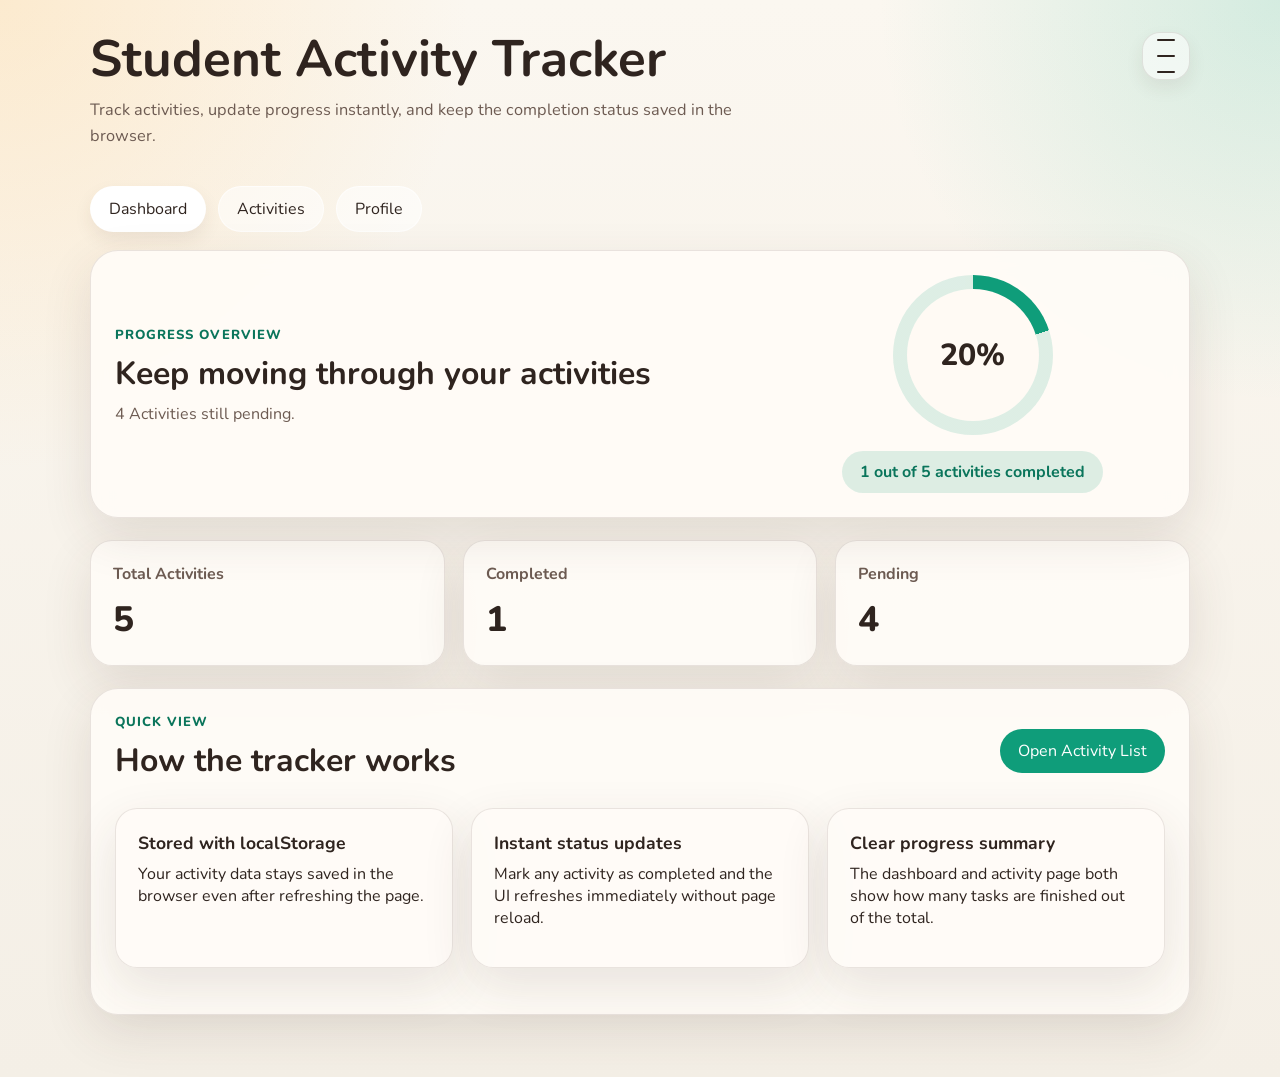
<file: index.html>
<!DOCTYPE html>
<html lang="en">
<head>
    <meta charset="UTF-8">
    <meta name="viewport" content="width=device-width, initial-scale=1.0">
    <meta name="theme-color" content="#22d3ee">
    <meta name="mobile-web-app-capable" content="yes">
    <meta name="apple-mobile-web-app-capable" content="yes">
    <meta name="apple-mobile-web-app-status-bar-style" content="default">
    <meta name="apple-mobile-web-app-title" content="ActivityTracker">
    <title>Student Activity Tracker</title>
    <link rel="manifest" href="manifest.json">
    <link rel="icon" href="favicon.ico" sizes="any">
    <link rel="apple-touch-icon" href="images/icon-192.png">
    <link rel="preconnect" href="https://fonts.googleapis.com">
    <link rel="preconnect" href="https://fonts.gstatic.com" crossorigin>
    <link href="https://fonts.googleapis.com/css2?family=Nunito:wght@400;600;700;800&display=swap" rel="stylesheet">
    <link rel="stylesheet" href="style.css">
</head>
<body data-page="dashboard">
    <header class="site-header">
        <div class="header-top">
            <div class="brand-block">
                <h1>Student Activity Tracker</h1>
                <p class="hero-text">
                    Track activities, update progress instantly, and keep the completion status saved in the browser.
                </p>
            </div>

            <div class="menu-wrap">
                <button
                    id="menuButton"
                    class="menu-button"
                    type="button"
                    aria-label="Open menu"
                    aria-expanded="false"
                    aria-controls="appMenu"
                >
                    <span></span>
                    <span></span>
                    <span></span>
                </button>

                <div id="appMenu" class="menu-panel" hidden>
                    <button type="button" data-menu-action="profile">Profile</button>
                    <button type="button" data-menu-action="updates">Check for Updates</button>
                    <button type="button" data-menu-action="backup">Backup Data</button>
                    <button type="button" data-menu-action="import">Import Data</button>
                    <button type="button" data-menu-action="dark-mode">Toggle Dark Mode</button>
                    <button type="button" data-menu-action="about">About</button>
                </div>
            </div>
        </div>

        <nav class="top-nav" aria-label="Main navigation">
            <a class="nav-link active" href="index.html">Dashboard</a>
            <a class="nav-link" href="activities.html">Activities</a>
            <a class="nav-link" href="profile.html">Profile</a>
        </nav>
    </header>

    <main class="page-shell">
        <section class="hero-card">
            <div>
                <p class="section-label">Progress Overview</p>
                <h2 id="dashboardHeadline">Keep moving through your activities</h2>
                <p id="dashboardMessage" class="muted-text">
                    tracker updates automatically whenever an activity is marked completed.
                </p>
            </div>

            <div class="hero-progress">
                <div class="progress-ring" aria-hidden="true">
                    <span id="dashboardPercent">0%</span>
                </div>
                <p id="dashboardSummary" class="summary-pill">0 out of 0 activities completed</p>
            </div>
        </section>

        <section class="stats-grid" aria-label="Activity summary">
            <article class="stat-card">
                <p class="stat-label">Total Activities</p>
                <p id="totalCount" class="stat-value">0</p>
            </article>

            <article class="stat-card">
                <p class="stat-label">Completed</p>
                <p id="completedCount" class="stat-value">0</p>
            </article>

            <article class="stat-card">
                <p class="stat-label">Pending</p>
                <p id="pendingCount" class="stat-value">0</p>
            </article>
        </section>

        <section class="panel">
            <div class="panel-header">
                <div>
                    <p class="section-label">Quick View</p>
                    <h2>How the tracker works</h2>
                </div>
                <a class="primary-button" href="activities.html">Open Activity List</a>
            </div>

            <div class="feature-grid">
                <article class="feature-card">
                    <h3>Stored with localStorage</h3>
                    <p>Your activity data stays saved in the browser even after refreshing the page.</p>
                </article>

                <article class="feature-card">
                    <h3>Instant status updates</h3>
                    <p>Mark any activity as completed and the UI refreshes immediately without page reload.</p>
                </article>

                <article class="feature-card">
                    <h3>Clear progress summary</h3>
                    <p>The dashboard and activity page both show how many tasks are finished out of the total.</p>
                </article>
            </div>
        </section>
    </main>

    <dialog id="aboutDialog" class="about-dialog">
        <div class="about-card">
            <div class="about-header">
                <h2>About</h2>
                <button id="closeAboutButton" class="secondary-button" type="button">Close</button>
            </div>
            <p>Student Activity Tracker is a simple offline-friendly study activity manager with backup and restore support created by <b>Sabeena Ibrahim</b> with the help of ChatGPT and Stack Overflow friends.</p>
        </div>
    </dialog>

    <input id="importInput" type="file" accept="application/json" hidden>

    <script src="script.js"></script>
</body>
</html>
</file>
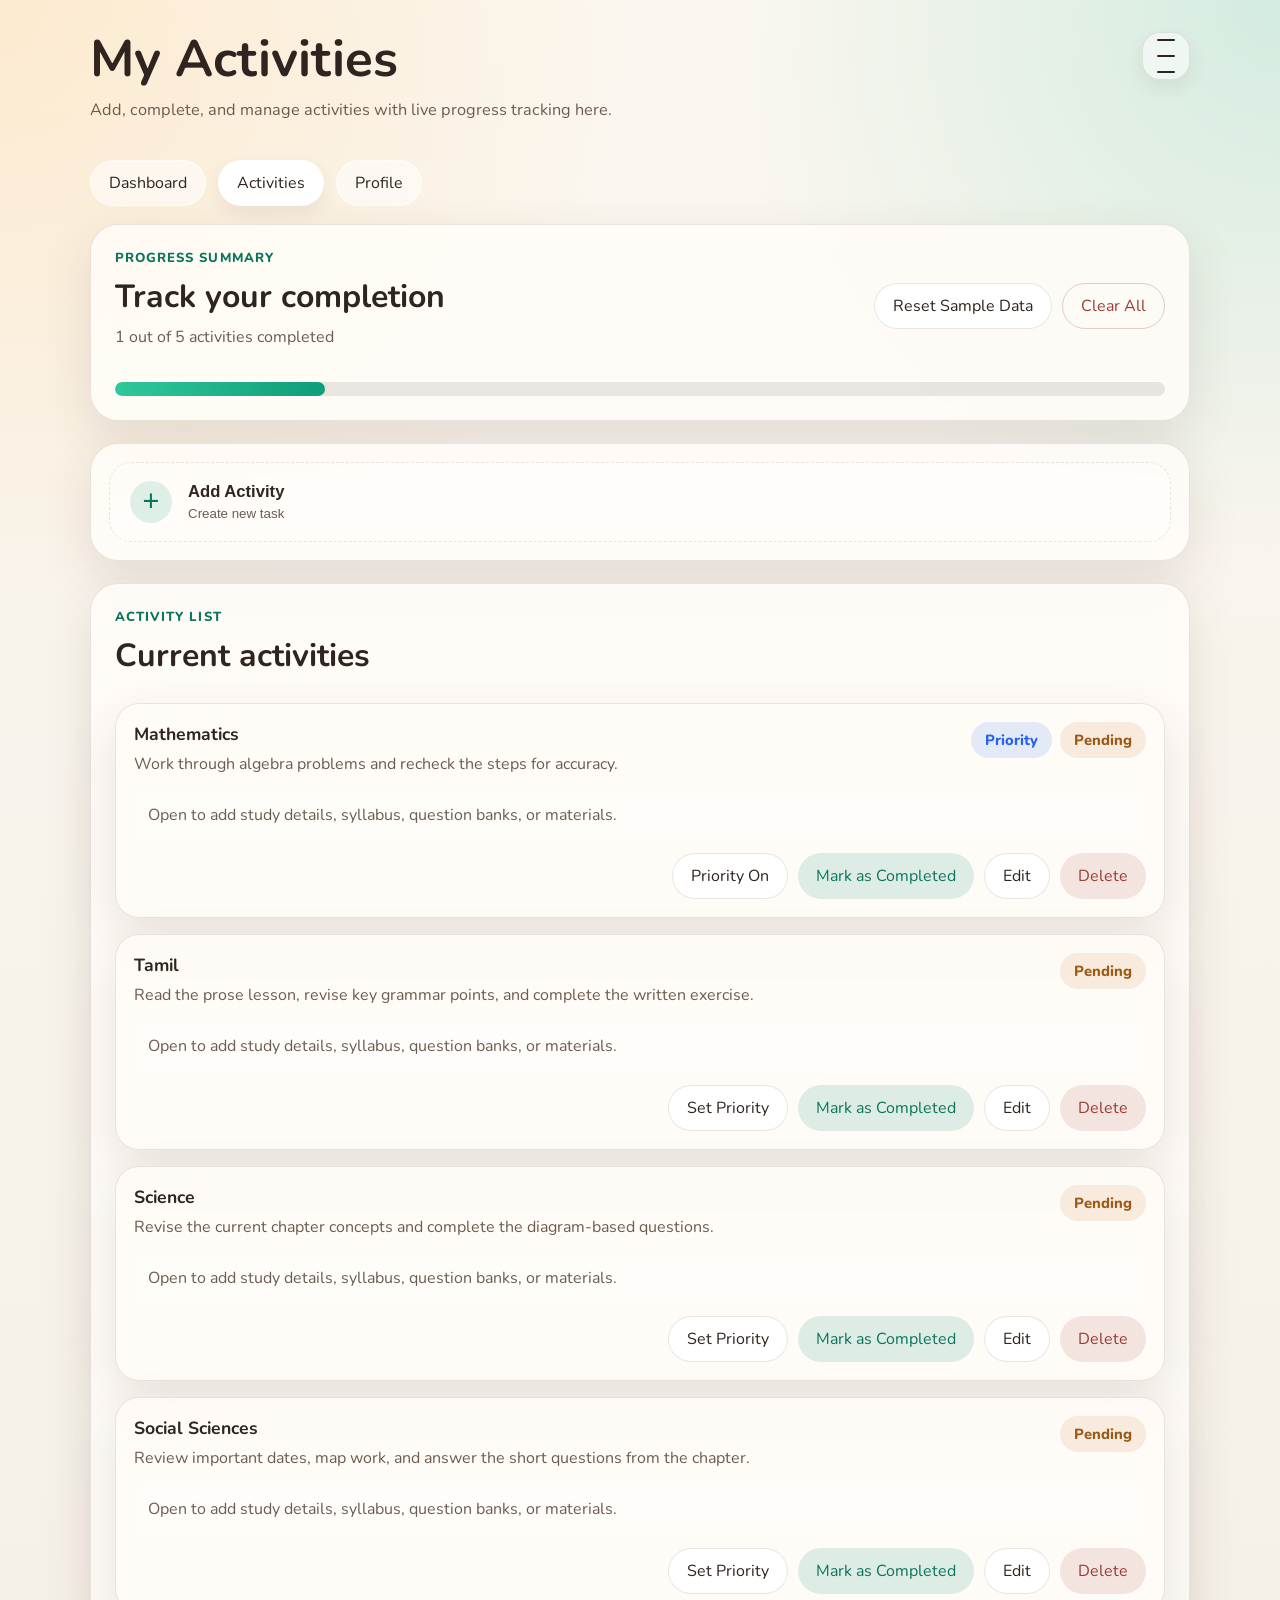
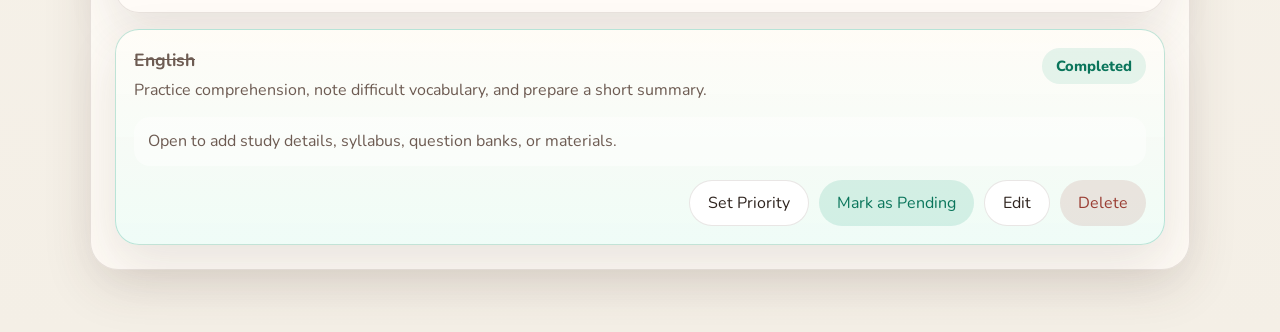
<file: activities.html>
<!DOCTYPE html>
<html lang="en">
<head>
    <meta charset="UTF-8">
    <meta name="viewport" content="width=device-width, initial-scale=1.0">
    <meta name="theme-color" content="#22d3ee">
    <meta name="mobile-web-app-capable" content="yes">
    <meta name="apple-mobile-web-app-capable" content="yes">
    <meta name="apple-mobile-web-app-status-bar-style" content="default">
    <meta name="apple-mobile-web-app-title" content="ActivityTracker">
    <title>Activity List</title>
    <link rel="manifest" href="manifest.json">
    <link rel="icon" href="favicon.ico" sizes="any">
    <link rel="apple-touch-icon" href="images/icon-192.png">
    <link rel="preconnect" href="https://fonts.googleapis.com">
    <link rel="preconnect" href="https://fonts.gstatic.com" crossorigin>
    <link href="https://fonts.googleapis.com/css2?family=Nunito:wght@400;600;700;800&display=swap" rel="stylesheet">
    <link rel="stylesheet" href="style.css">
</head>
<body data-page="activities">
    <header class="site-header">
        <div class="header-top">
            <div class="brand-block">
                <h1>My Activities</h1>
                <p class="hero-text">
                    Add, complete, and manage activities with live progress tracking here.
                </p>
            </div>

            <div class="menu-wrap">
                <button
                    id="menuButton"
                    class="menu-button"
                    type="button"
                    aria-label="Open menu"
                    aria-expanded="false"
                    aria-controls="appMenu"
                >
                    <span></span>
                    <span></span>
                    <span></span>
                </button>

                <div id="appMenu" class="menu-panel" hidden>
                    <button type="button" data-menu-action="profile">Profile</button>
                    <button type="button" data-menu-action="updates">Check for Updates</button>
                    <button type="button" data-menu-action="backup">Backup Data</button>
                    <button type="button" data-menu-action="import">Import Data</button>
                    <button type="button" data-menu-action="dark-mode">Toggle Dark Mode</button>
                    <button type="button" data-menu-action="about">About</button>
                </div>
            </div>
        </div>

        <nav class="top-nav" aria-label="Main navigation">
            <a class="nav-link" href="index.html">Dashboard</a>
            <a class="nav-link active" href="activities.html">Activities</a>
            <a class="nav-link" href="profile.html">Profile</a>
        </nav>
    </header>

    <main class="page-shell">
        <section class="panel">
            <div class="panel-header">
                <div>
                    <p class="section-label">Progress Summary</p>
                    <h2 id="progressHeading">Track your completion</h2>
                    <p id="progressText" class="muted-text">0 out of 0 activities completed</p>
                </div>

                <div class="panel-actions">
                    <button id="resetButton" class="secondary-button" type="button">Reset Sample Data</button>
                    <button id="clearButton" class="ghost-button" type="button">Clear All</button>
                </div>
            </div>

            <div class="progress-bar" aria-label="Completion progress">
                <div id="progressFill" class="progress-fill"></div>
            </div>
        </section>

        <section class="panel add-panel">
            <button
                id="activityComposerToggle"
                class="activity-composer-toggle"
                type="button"
                aria-expanded="false"
                aria-controls="activityComposerPanel"
            >
                <span class="composer-plus" aria-hidden="true">+</span>
                <span>
                    <span class="composer-title">Add Activity</span>
                    <span class="composer-subtitle">Create new task</span>
                </span>
            </button>

            <div id="activityComposerPanel" class="activity-composer-panel" hidden>
                <form id="activityForm" class="activity-form">
                    <div class="field-group">
                        <label for="activityTitle">Activity Name</label>
                        <input id="activityTitle" name="activityTitle" type="text" maxlength="60" placeholder="Enter activity title" required>
                    </div>

                    <div class="field-group">
                        <label for="activityDescription">Short Description</label>
                        <textarea id="activityDescription" name="activityDescription" rows="3" maxlength="180" placeholder="Enter a short description" required></textarea>
                    </div>

                    <label class="priority-toggle" for="activityPriority">
                        <input id="activityPriority" name="activityPriority" type="checkbox">
                        <span class="priority-toggle-ui" aria-hidden="true"></span>
                        <span>Priority</span>
                    </label>

                    <button class="primary-button" type="submit">Add Activity</button>
                </form>
            </div>
        </section>

        <section class="panel">
            <div class="panel-header">
                <div>
                    <p class="section-label">Activity List</p>
                    <h2>Current activities</h2>
                </div>
            </div>

            <div id="activityList" class="activity-list" aria-live="polite"></div>
            <div id="emptyState" class="empty-state" hidden></div>
        </section>
    </main>

    <dialog id="aboutDialog" class="about-dialog">
        <div class="about-card">
            <div class="about-header">
                <h2>About</h2>
                <button id="closeAboutButton" class="secondary-button" type="button">Close</button>
            </div>
            <p>Student Activity Tracker is a simple offline-friendly study activity manager with backup and restore support created by <b>Sabeena Ibrahim</b> with the help of ChatGPT and Stack Overflow friends.</p>
        </div>
    </dialog>

    <dialog id="activityDetailDialog" class="detail-dialog">
        <div class="detail-card">
            <div class="about-header">
                <div>
                    <p class="section-label">Activity</p>
                    <h2 id="detailTitle">Activity</h2>
                </div>
                <button id="closeDetailButton" class="secondary-button" type="button">Close</button>
            </div>

            <p id="detailDescription" class="muted-text"></p>

            <div class="detail-meta">
                <span id="detailStatusBadge" class="status-badge pending">Pending</span>
                <span id="detailPriorityBadge" class="status-badge priority" hidden>Priority</span>
            </div>

            <div class="field-group">
                <label for="activityNotes">Study Details</label>
                <textarea
                    id="activityNotes"
                    rows="10"
                    placeholder="Add syllabus, question banks, study materials, notes, or any extra details here."
                ></textarea>
            </div>

            <div class="detail-actions">
                <button id="saveNotesButton" class="primary-button" type="button">Save Details</button>
                <a id="googleSearchButton" class="resource-button icon-only-button" href="#" target="_blank" rel="noopener noreferrer" aria-label="Search in Google">
                    <img src="images/Google.png" alt="Google" class="resource-logo">
                </a>
                <a id="chatgptButton" class="resource-button icon-only-button" href="#" target="_blank" rel="noopener noreferrer" aria-label="Open in ChatGPT">
                    <img src="images/ChatGPT.png" alt="ChatGPT" class="resource-logo">
                </a>
                <button id="openEditButton" class="secondary-button" type="button">Edit Activity</button>
            </div>
        </div>
    </dialog>

    <dialog id="editActivityDialog" class="detail-dialog">
        <form id="editActivityForm" class="detail-card" method="dialog">
            <div class="about-header">
                <div>
                    <p class="section-label">Edit</p>
                    <h2>Edit Activity</h2>
                </div>
                <button id="closeEditButton" class="secondary-button" type="button">Close</button>
            </div>

            <input id="editActivityId" type="hidden">

            <div class="field-group">
                <label for="editActivityTitle">Activity Name</label>
                <input id="editActivityTitle" type="text" maxlength="60" required>
            </div>

            <div class="field-group">
                <label for="editActivityDescription">Short Description</label>
                <textarea id="editActivityDescription" rows="4" maxlength="220" required></textarea>
            </div>

            <label class="priority-toggle" for="editActivityPriority">
                <input id="editActivityPriority" type="checkbox">
                <span class="priority-toggle-ui" aria-hidden="true"></span>
                <span>Priority</span>
            </label>

            <div class="detail-actions">
                <button class="primary-button" type="submit">Save Changes</button>
            </div>
        </form>
    </dialog>

    <input id="importInput" type="file" accept="application/json" hidden>

    <script src="script.js"></script>
</body>
</html>
</file>
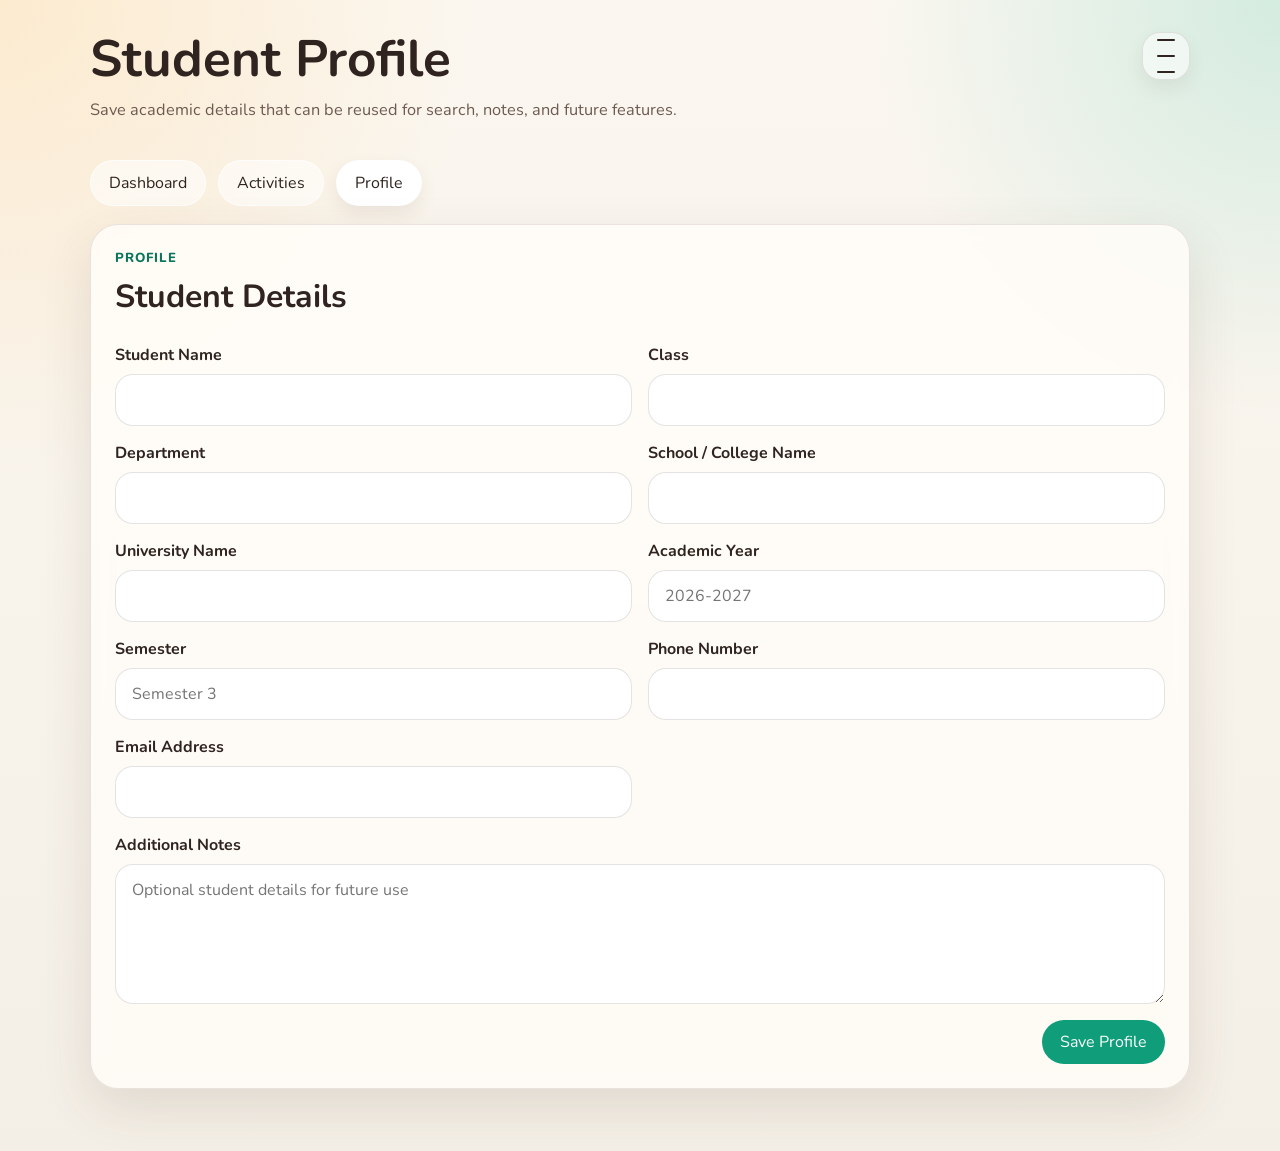
<file: profile.html>
<!DOCTYPE html>
<html lang="en">
<head>
    <meta charset="UTF-8">
    <meta name="viewport" content="width=device-width, initial-scale=1.0">
    <meta name="theme-color" content="#22d3ee">
    <meta name="mobile-web-app-capable" content="yes">
    <meta name="apple-mobile-web-app-capable" content="yes">
    <meta name="apple-mobile-web-app-status-bar-style" content="default">
    <meta name="apple-mobile-web-app-title" content="ActivityTracker">
    <title>Student Profile</title>
    <link rel="manifest" href="manifest.json">
    <link rel="icon" href="favicon.ico" sizes="any">
    <link rel="apple-touch-icon" href="images/icon-192.png">
    <link rel="preconnect" href="https://fonts.googleapis.com">
    <link rel="preconnect" href="https://fonts.gstatic.com" crossorigin>
    <link href="https://fonts.googleapis.com/css2?family=Nunito:wght@400;600;700;800&display=swap" rel="stylesheet">
    <link rel="stylesheet" href="style.css">
</head>
<body data-page="profile">
    <header class="site-header">
        <div class="header-top">
            <div class="brand-block">
                <h1>Student Profile</h1>
                <p class="hero-text">
                    Save academic details that can be reused for search, notes, and future features.
                </p>
            </div>

            <div class="menu-wrap">
                <button
                    id="menuButton"
                    class="menu-button"
                    type="button"
                    aria-label="Open menu"
                    aria-expanded="false"
                    aria-controls="appMenu"
                >
                    <span></span>
                    <span></span>
                    <span></span>
                </button>

                <div id="appMenu" class="menu-panel" hidden>
                    <button type="button" data-menu-action="profile">Profile</button>
                    <button type="button" data-menu-action="updates">Check for Updates</button>
                    <button type="button" data-menu-action="backup">Backup Data</button>
                    <button type="button" data-menu-action="import">Import Data</button>
                    <button type="button" data-menu-action="dark-mode">Toggle Dark Mode</button>
                    <button type="button" data-menu-action="about">About</button>
                </div>
            </div>
        </div>

        <nav class="top-nav" aria-label="Main navigation">
            <a class="nav-link" href="index.html">Dashboard</a>
            <a class="nav-link" href="activities.html">Activities</a>
            <a class="nav-link active" href="profile.html">Profile</a>
        </nav>
    </header>

    <main class="page-shell">
        <section class="panel">
            <div class="panel-header">
                <div>
                    <p class="section-label">Profile</p>
                    <h2>Student Details</h2>
                </div>
            </div>

            <form id="profileForm" class="profile-grid">
                <div class="field-group">
                    <label for="studentName">Student Name</label>
                    <input id="studentName" name="studentName" type="text" maxlength="80">
                </div>

                <div class="field-group">
                    <label for="studentClass">Class</label>
                    <input id="studentClass" name="studentClass" type="text" maxlength="40">
                </div>

                <div class="field-group">
                    <label for="department">Department</label>
                    <input id="department" name="department" type="text" maxlength="80">
                </div>

                <div class="field-group">
                    <label for="schoolCollegeName">School / College Name</label>
                    <input id="schoolCollegeName" name="schoolCollegeName" type="text" maxlength="120">
                </div>

                <div class="field-group">
                    <label for="universityName">University Name</label>
                    <input id="universityName" name="universityName" type="text" maxlength="120">
                </div>

                <div class="field-group">
                    <label for="academicYear">Academic Year</label>
                    <input id="academicYear" name="academicYear" type="text" maxlength="40" placeholder="2026-2027">
                </div>

                <div class="field-group">
                    <label for="semester">Semester</label>
                    <input id="semester" name="semester" type="text" maxlength="20" placeholder="Semester 3">
                </div>

                <div class="field-group">
                    <label for="phoneNumber">Phone Number</label>
                    <input id="phoneNumber" name="phoneNumber" type="tel" maxlength="20">
                </div>

                <div class="field-group">
                    <label for="emailAddress">Email Address</label>
                    <input id="emailAddress" name="emailAddress" type="email" maxlength="120">
                </div>

                <div class="field-group profile-span">
                    <label for="profileNotes">Additional Notes</label>
                    <textarea id="profileNotes" name="profileNotes" rows="5" placeholder="Optional student details for future use"></textarea>
                </div>

                <div class="profile-actions profile-span">
                    <button class="primary-button" type="submit">Save Profile</button>
                </div>
            </form>
        </section>
    </main>

    <dialog id="aboutDialog" class="about-dialog">
        <div class="about-card">
            <div class="about-header">
                <h2>About</h2>
                <button id="closeAboutButton" class="secondary-button" type="button">Close</button>
            </div>
            <p>Student Activity Tracker is a simple offline-friendly study activity manager with backup and restore support created by <b>Sabeena Ibrahim</b> with the help of ChatGPT and Stack Overflow friends.</p>
        </div>
    </dialog>

    <input id="importInput" type="file" accept="application/json" hidden>

    <script src="script.js"></script>
</body>
</html>
</file>
<file: style.css>
:root {
    --bg-main: #f4efe6;
    --bg-panel: rgba(255, 252, 247, 0.88);
    --line-soft: rgba(78, 52, 46, 0.12);
    --text-main: #2f241f;
    --text-muted: #6d5b52;
    --accent: #0f9d7a;
    --accent-dark: #0a755b;
    --accent-soft: rgba(15, 157, 122, 0.14);
    --warning-soft: #fff6df;
    --shadow-soft: 0 18px 50px rgba(73, 53, 42, 0.12);
    --done-bg: rgba(15, 157, 122, 0.1);
    --done-text: #0a755b;
    --pending-bg: rgba(196, 117, 34, 0.12);
    --pending-text: #9a5b16;
}

body.dark-mode {
    --bg-main: #101822;
    --bg-panel: rgba(6, 9, 12, 1);
    --line-soft: rgba(148, 163, 184, 0.18);
    --text-main: #e5edf6;
    --text-muted: #9aa8ba;
    --accent: #4fd1b5;
    --accent-dark: #7ce8d1;
    --accent-soft: rgba(79, 209, 181, 0.16);
    --warning-soft: rgba(154, 91, 22, 0.18);
    --shadow-soft: 0 18px 50px rgba(0, 0, 0, 0.34);
    --done-bg: rgba(79, 209, 181, 0.14);
    --done-text: #7ce8d1;
    --pending-bg: rgba(245, 158, 11, 0.16);
    --pending-text: #f5c46b;
}

* {
    box-sizing: border-box;
}

body {
    margin: 0;
    min-height: 100vh;
    font-family: "Nunito", sans-serif;
    color: var(--text-main);
    background:
        radial-gradient(circle at top left, rgba(255, 211, 145, 0.35), transparent 28%),
        radial-gradient(circle at top right, rgba(74, 195, 167, 0.22), transparent 24%),
        linear-gradient(180deg, #fbf7f0 0%, var(--bg-main) 100%);
}

body.dark-mode {
    background:
        radial-gradient(circle at top left, rgba(56, 189, 248, 0.12), transparent 26%),
        radial-gradient(circle at top right, rgba(45, 212, 191, 0.1), transparent 22%),
        linear-gradient(180deg, #0b1220 0%, var(--bg-main) 100%);
}

.site-header,
.page-shell {
    width: min(1100px, calc(100% - 32px));
    margin: 0 auto;
}

.site-header {
    padding: 32px 0 18px;
}

.header-top {
    display: flex;
    justify-content: space-between;
    gap: 16px;
    align-items: flex-start;
}

.brand-block {
    margin-bottom: 20px;
}

.menu-wrap {
    position: relative;
}

.menu-button {
    width: 48px;
    height: 48px;
    display: grid;
    place-items: center;
    gap: 4px;
    border: 1px solid var(--line-soft);
    border-radius: 18px;
    background: rgba(255, 255, 255, 0.55);
    box-shadow: 0 8px 18px rgba(73, 53, 42, 0.08);
    cursor: pointer;
}

.menu-button span {
    width: 18px;
    height: 2px;
    border-radius: 999px;
    background: var(--text-main);
}

.menu-panel {
    position: absolute;
    top: calc(100% + 10px);
    right: 0;
    min-width: 210px;
    padding: 8px;
    border-radius: 20px;
    border: 1px solid var(--line-soft);
    background: var(--bg-panel);
    box-shadow: var(--shadow-soft);
    backdrop-filter: blur(10px);
    z-index: 20;
}

.menu-panel button {
    width: 100%;
    padding: 12px 14px;
    border: none;
    border-radius: 14px;
    text-align: left;
    background: transparent;
    color: var(--text-main);
    font: inherit;
    cursor: pointer;
}

.menu-panel button:hover {
    background: rgba(255, 255, 255, 0.4);
}

.eyebrow,
.section-label {
    margin: 0 0 8px;
    font-size: 0.82rem;
    font-weight: 800;
    letter-spacing: 0.08em;
    text-transform: uppercase;
    color: var(--accent-dark);
}

h1,
h2,
h3,
p {
    margin-top: 0;
}

h1 {
    margin-bottom: 10px;
    font-size: clamp(2.1rem, 4vw, 3.3rem);
    line-height: 1.08;
}

h2 {
    margin-bottom: 8px;
    font-size: clamp(1.5rem, 3vw, 2rem);
}

h3 {
    margin-bottom: 8px;
    font-size: 1.1rem;
}

.hero-text,
.muted-text {
    color: var(--text-muted);
}

.hero-text {
    max-width: 700px;
    font-size: 1.02rem;
    line-height: 1.6;
}

.top-nav {
    display: flex;
    flex-wrap: wrap;
    gap: 12px;
}

.nav-link,
.primary-button,
.secondary-button,
.ghost-button,
.toggle-button,
.delete-button {
    border-radius: 999px;
    text-decoration: none;
    font: inherit;
    transition: transform 0.2s ease, box-shadow 0.2s ease, background-color 0.2s ease;
}

.nav-link {
    padding: 11px 18px;
    color: var(--text-main);
    background: rgba(255, 255, 255, 0.55);
    border: 1px solid rgba(255, 255, 255, 0.65);
}

.nav-link.active,
.nav-link:hover {
    background: #fff;
    box-shadow: 0 8px 18px rgba(73, 53, 42, 0.08);
}

.page-shell {
    padding-bottom: 40px;
}

.hero-card,
.panel,
.stat-card,
.feature-card,
.activity-item {
    background: var(--bg-panel);
    border: 1px solid var(--line-soft);
    box-shadow: var(--shadow-soft);
}

.hero-card,
.panel {
    border-radius: 28px;
    padding: 24px;
    backdrop-filter: blur(10px);
}

.hero-card {
    display: grid;
    grid-template-columns: minmax(0, 1.5fr) minmax(260px, 0.9fr);
    gap: 24px;
    align-items: center;
    margin-bottom: 22px;
}

.hero-progress {
    display: grid;
    justify-items: center;
    gap: 16px;
}

.progress-ring {
    width: 160px;
    height: 160px;
    border-radius: 50%;
    display: grid;
    place-items: center;
    background: conic-gradient(var(--accent) 0deg, rgba(15, 157, 122, 0.14) 0deg);
    position: relative;
}

.progress-ring::before {
    content: "";
    position: absolute;
    inset: 14px;
    border-radius: 50%;
    background: #fffaf4;
}

.progress-ring span {
    position: relative;
    z-index: 1;
    font-size: 1.9rem;
    font-weight: 800;
}

.summary-pill {
    margin: 0;
    padding: 10px 18px;
    border-radius: 999px;
    background: var(--accent-soft);
    color: var(--accent-dark);
    font-weight: 700;
}

.stats-grid,
.feature-grid {
    display: grid;
    gap: 18px;
    margin-bottom: 22px;
}

.stats-grid {
    grid-template-columns: repeat(3, minmax(0, 1fr));
}

.feature-grid {
    grid-template-columns: repeat(3, minmax(0, 1fr));
}

.stat-card,
.feature-card {
    border-radius: 22px;
    padding: 22px;
}

.stat-label {
    margin-bottom: 10px;
    color: var(--text-muted);
    font-weight: 700;
}

.stat-value {
    margin: 0;
    font-size: 2.2rem;
    font-weight: 800;
}

.panel {
    margin-bottom: 22px;
}

.add-panel {
    padding: 18px;
}

.activity-composer-toggle {
    width: 100%;
    display: flex;
    align-items: center;
    gap: 16px;
    padding: 18px 20px;
    border: 1px dashed var(--line-soft);
    border-radius: 22px;
    background: rgba(255, 255, 255, 0.38);
    color: var(--text-main);
    text-align: left;
    cursor: pointer;
}

.composer-plus {
    width: 42px;
    height: 42px;
    display: inline-grid;
    place-items: center;
    border-radius: 50%;
    background: var(--accent-soft);
    color: var(--accent-dark);
    font-size: 1.8rem;
    line-height: 1;
    flex: none;
}

.composer-title,
.composer-subtitle {
    display: block;
}

.composer-title {
    font-size: 1.04rem;
    font-weight: 800;
}

.composer-subtitle {
    margin-top: 4px;
    color: var(--text-muted);
}

.activity-composer-panel {
    margin-top: 16px;
}

.panel-header {
    display: flex;
    flex-wrap: wrap;
    justify-content: space-between;
    align-items: center;
    gap: 16px;
    margin-bottom: 18px;
}

.panel-actions {
    display: flex;
    flex-wrap: wrap;
    gap: 10px;
}

.primary-button,
.secondary-button,
.ghost-button,
.toggle-button,
.delete-button {
    border: none;
    cursor: pointer;
    padding: 11px 18px;
}

.primary-button {
    background: var(--accent);
    color: #fff;
}

.primary-button:hover,
.secondary-button:hover,
.ghost-button:hover,
.toggle-button:hover,
.delete-button:hover {
    transform: translateY(-1px);
}

.secondary-button {
    background: #fff;
    color: var(--text-main);
    border: 1px solid var(--line-soft);
}

.ghost-button {
    background: transparent;
    color: #9a3d33;
    border: 1px solid rgba(154, 61, 51, 0.25);
}

.progress-bar {
    width: 100%;
    height: 14px;
    border-radius: 999px;
    background: rgba(47, 36, 31, 0.1);
    overflow: hidden;
}

.progress-fill {
    width: 0;
    height: 100%;
    border-radius: inherit;
    background: linear-gradient(90deg, #2fc89a 0%, var(--accent) 100%);
    transition: width 0.3s ease;
}

.activity-form {
    display: grid;
    gap: 16px;
}

.field-group {
    display: grid;
    gap: 8px;
}

.field-group label {
    font-weight: 700;
}

.field-group input,
.field-group textarea {
    width: 100%;
    padding: 14px 16px;
    border-radius: 18px;
    border: 1px solid rgba(47, 36, 31, 0.12);
    background: rgba(255, 255, 255, 0.9);
    color: var(--text-main);
    font: inherit;
}

.field-group textarea {
    resize: vertical;
    min-height: 110px;
}

.field-group input:focus,
.field-group textarea:focus {
    outline: 2px solid rgba(15, 157, 122, 0.18);
    border-color: var(--accent);
}

.priority-toggle {
    display: inline-flex;
    align-items: center;
    gap: 12px;
    width: fit-content;
    padding: 10px 14px;
    border-radius: 999px;
    background: rgba(255, 255, 255, 0.65);
    border: 1px solid var(--line-soft);
    cursor: pointer;
    font-weight: 700;
}

.priority-toggle input {
    position: absolute;
    opacity: 0;
    pointer-events: none;
}

.priority-toggle-ui {
    position: relative;
    width: 46px;
    height: 26px;
    border-radius: 999px;
    background: rgba(47, 36, 31, 0.16);
    transition: background-color 0.2s ease;
}

.priority-toggle-ui::after {
    content: "";
    position: absolute;
    top: 3px;
    left: 3px;
    width: 20px;
    height: 20px;
    border-radius: 50%;
    background: #fff;
    transition: transform 0.2s ease;
}

.priority-toggle input:checked + .priority-toggle-ui {
    background: var(--accent);
}

.priority-toggle input:checked + .priority-toggle-ui::after {
    transform: translateX(20px);
}

.activity-list {
    display: grid;
    gap: 16px;
}

.activity-item {
    border-radius: 24px;
    padding: 18px;
    display: grid;
    gap: 14px;
}

.activity-clickable {
    cursor: pointer;
}

.activity-top {
    display: flex;
    flex-wrap: wrap;
    justify-content: space-between;
    gap: 14px;
    align-items: flex-start;
}

.status-group {
    display: flex;
    flex-wrap: wrap;
    justify-content: flex-end;
    gap: 8px;
}

.activity-title {
    margin-bottom: 6px;
}

.activity-description {
    margin-bottom: 0;
    line-height: 1.55;
    color: var(--text-muted);
}

.activity-notes-preview {
    padding: 12px 14px;
    border-radius: 16px;
    background: rgba(255, 255, 255, 0.45);
    color: var(--text-muted);
    line-height: 1.55;
    white-space: pre-wrap;
}

.status-badge {
    display: inline-flex;
    align-items: center;
    padding: 8px 14px;
    border-radius: 999px;
    font-size: 0.92rem;
    font-weight: 800;
}

.status-badge.pending {
    background: var(--pending-bg);
    color: var(--pending-text);
}

.status-badge.completed {
    background: var(--done-bg);
    color: var(--done-text);
}

.status-badge.priority {
    background: rgba(59, 130, 246, 0.14);
    color: #2563eb;
}

body.dark-mode .status-badge.priority {
    background: rgba(96, 165, 250, 0.18);
    color: #93c5fd;
}

.activity-actions {
    display: flex;
    flex-wrap: wrap;
    gap: 10px;
    justify-content: flex-end;
}

.toggle-button {
    background: var(--accent-soft);
    color: var(--accent-dark);
}

.delete-button {
    background: rgba(154, 61, 51, 0.12);
    color: #9a3d33;
}

.activity-item.completed-activity {
    border-color: rgba(15, 157, 122, 0.25);
    background: linear-gradient(180deg, rgba(255, 252, 247, 0.96), rgba(239, 252, 247, 0.98));
}

.activity-item.completed-activity .activity-title {
    text-decoration: line-through;
    color: var(--text-muted);
}

.activity-item.completed-activity .activity-description,
.activity-item.completed-activity .activity-notes-preview {
    color: var(--text-muted);
}

.activity-item.moving {
    z-index: 1;
}

.empty-state {
    margin-top: 12px;
    padding: 18px;
    border-radius: 18px;
    background: var(--warning-soft);
    color: var(--text-main);
    border: 1px dashed rgba(154, 91, 22, 0.24);
}

.about-dialog {
    width: min(460px, calc(100% - 24px));
    border: none;
    padding: 0;
    background: transparent;
}

.about-dialog::backdrop {
    background: rgba(15, 23, 42, 0.42);
}

.about-card {
    padding: 22px;
    border-radius: 24px;
    border: 1px solid var(--line-soft);
    background: var(--bg-panel);
    box-shadow: var(--shadow-soft);
}

.detail-dialog {
    width: min(760px, calc(100% - 24px));
    border: none;
    padding: 0;
    background: transparent;
}

.detail-dialog::backdrop {
    background: rgba(15, 23, 42, 0.42);
}

.detail-card {
    padding: 22px;
    border-radius: 24px;
    border: 1px solid var(--line-soft);
    background: var(--bg-panel);
    box-shadow: var(--shadow-soft);
}

.detail-meta {
    display: flex;
    flex-wrap: wrap;
    gap: 8px;
    margin-bottom: 16px;
}

.detail-actions {
    display: flex;
    flex-wrap: wrap;
    gap: 10px;
    justify-content: flex-end;
    margin-top: 18px;
}

.resource-button {
    display: inline-flex;
    align-items: center;
    gap: 10px;
    padding: 11px 18px;
    border-radius: 999px;
    text-decoration: none;
    color: var(--text-main);
    border: 1px solid var(--line-soft);
    background: rgba(255, 255, 255, 0.7);
}

.icon-only-button {
    justify-content: center;
    width: 52px;
    height: 52px;
    padding: 0;
    background: #ffffff;
}

.resource-logo {
    width: 26px;
    height: 26px;
    object-fit: contain;
    display: block;
}

body.dark-mode .icon-only-button {
    background: #f8fafc;
    border-color: rgba(148, 163, 184, 0.28);
}

.profile-grid {
    display: grid;
    grid-template-columns: repeat(2, minmax(0, 1fr));
    gap: 16px;
}

.profile-span {
    grid-column: 1 / -1;
}

.profile-actions {
    display: flex;
    justify-content: flex-end;
}

.about-header {
    display: flex;
    justify-content: space-between;
    align-items: center;
    gap: 12px;
    margin-bottom: 12px;
}

body.dark-mode .menu-button,
body.dark-mode .nav-link,
body.dark-mode .secondary-button,
body.dark-mode .priority-toggle,
body.dark-mode .activity-composer-toggle,
body.dark-mode .field-group input,
body.dark-mode .field-group textarea,
body.dark-mode .activity-notes-preview {
    background: rgba(47, 52, 66, 0.78);
}

body.dark-mode label,
body.dark-mode h2 {
    color: var(--accent-dark);
}

body.dark-mode .menu-button {
    box-shadow: 0 10px 24px rgba(0, 0, 0, 0.28);
}

body.dark-mode .secondary-button {
    color: var(--text-main);
}

body.dark-mode .ghost-button {
    background: rgba(154, 61, 51, 0.12);
    color: #f7a59b;
    border-color: rgba(247, 165, 155, 0.18);
}

body.dark-mode .activity-item.completed-activity {
    border-color: rgba(79, 209, 181, 0.22);
    background: linear-gradient(180deg, rgba(17, 24, 39, 0.96), rgba(12, 20, 33, 0.98));
}

body.dark-mode .activity-item.completed-activity .activity-title {
    color: #c6d4e3;
}

body.dark-mode .activity-item.completed-activity .activity-description,
body.dark-mode .activity-item.completed-activity .activity-notes-preview {
    color: #9fb0c4;
}

body.dark-mode .nav-link.active,
body.dark-mode .nav-link:hover,
body.dark-mode .menu-panel button:hover {
    background: rgba(255, 255, 255, 0.08);
}

body.dark-mode .progress-ring::before {
    background: #13202d;
}

@media (max-width: 900px) {
    .hero-card,
    .stats-grid,
    .feature-grid,
    .profile-grid {
        grid-template-columns: 1fr 1fr;
    }
}

@media (max-width: 640px) {
    .site-header,
    .page-shell {
        width: min(100% - 20px, 1100px);
    }
    .hero-card,
    .stats-grid,
    .feature-grid,
    .profile-grid {
        grid-template-columns: 1fr;
    }

    .header-top {
        align-items: stretch;
    }

    .hero-card,
    .panel,
    .stat-card,
    .feature-card,
    .activity-item {
        border-radius: 22px;
    }

    .hero-card,
    .panel {
        padding: 20px;
    }

    .progress-ring {
        width: 138px;
        height: 138px;
    }

    .menu-panel {
        min-width: 190px;
    }
}
</file>
